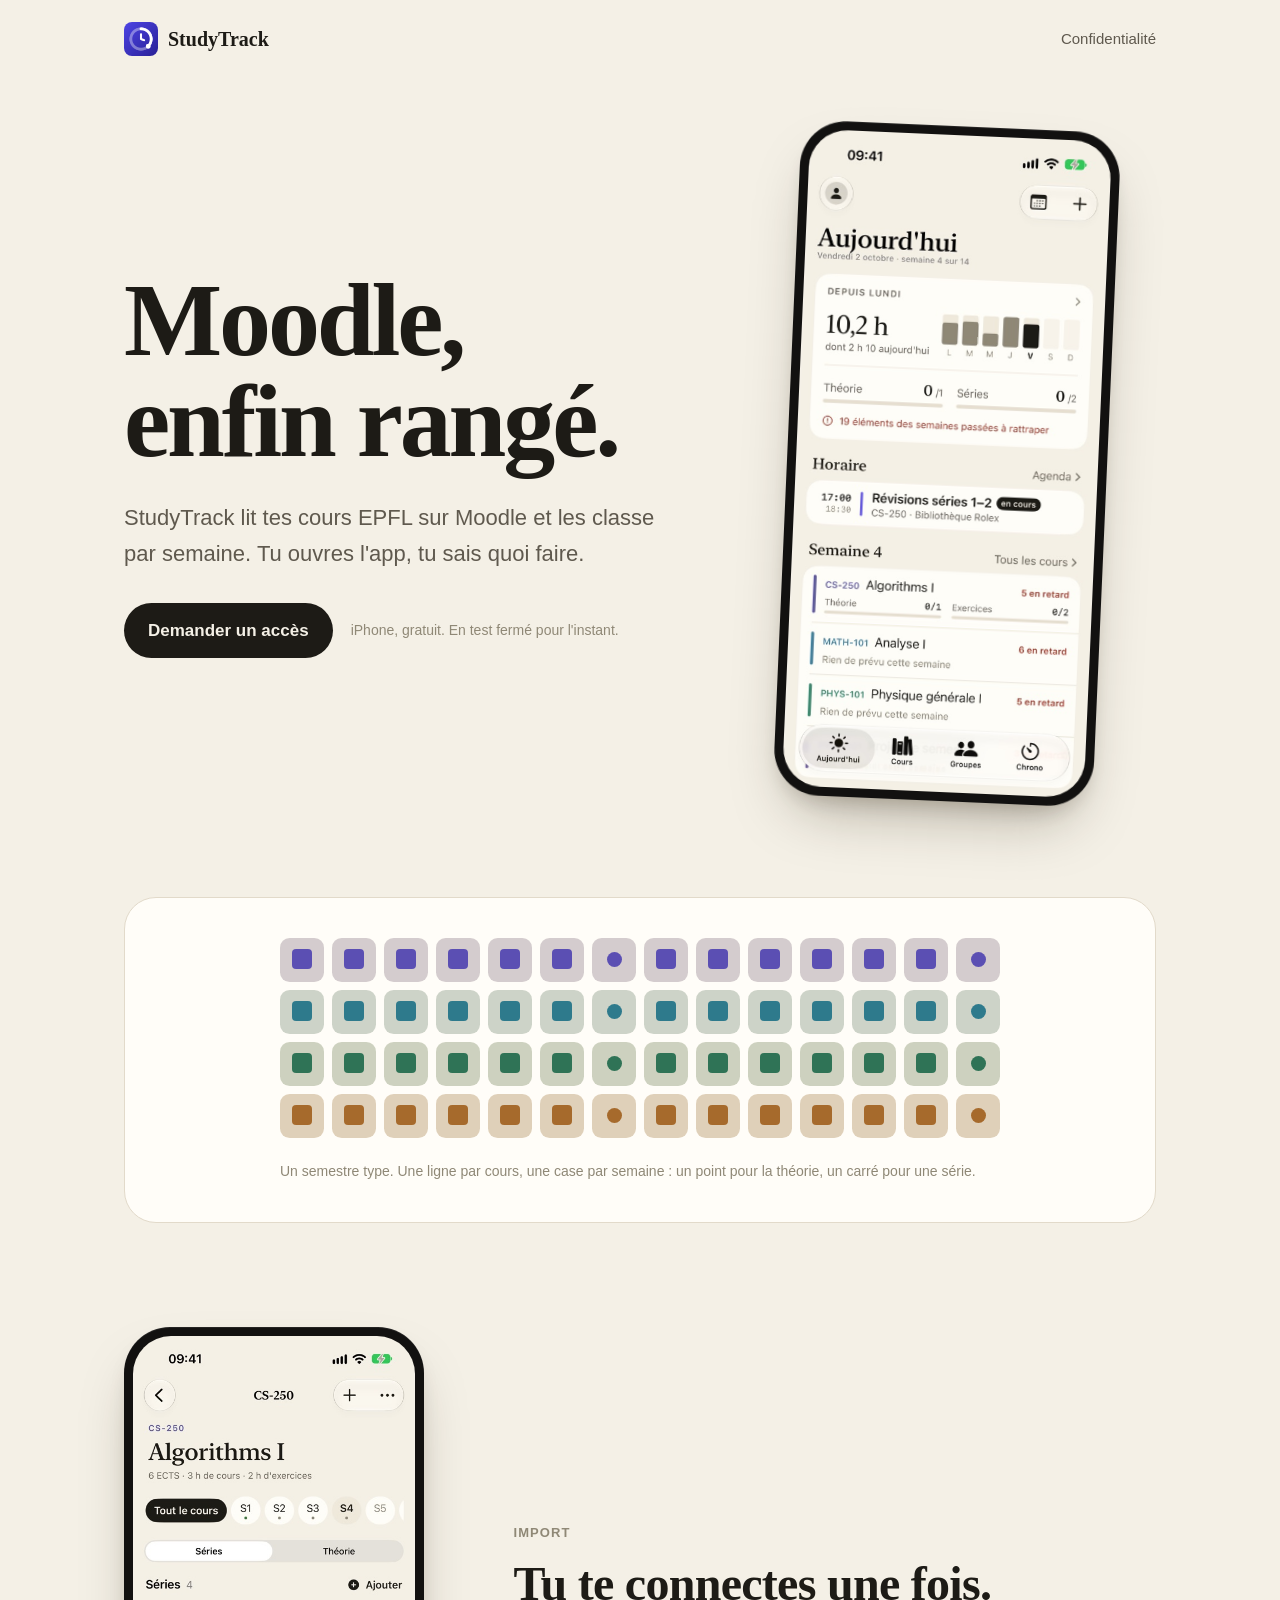
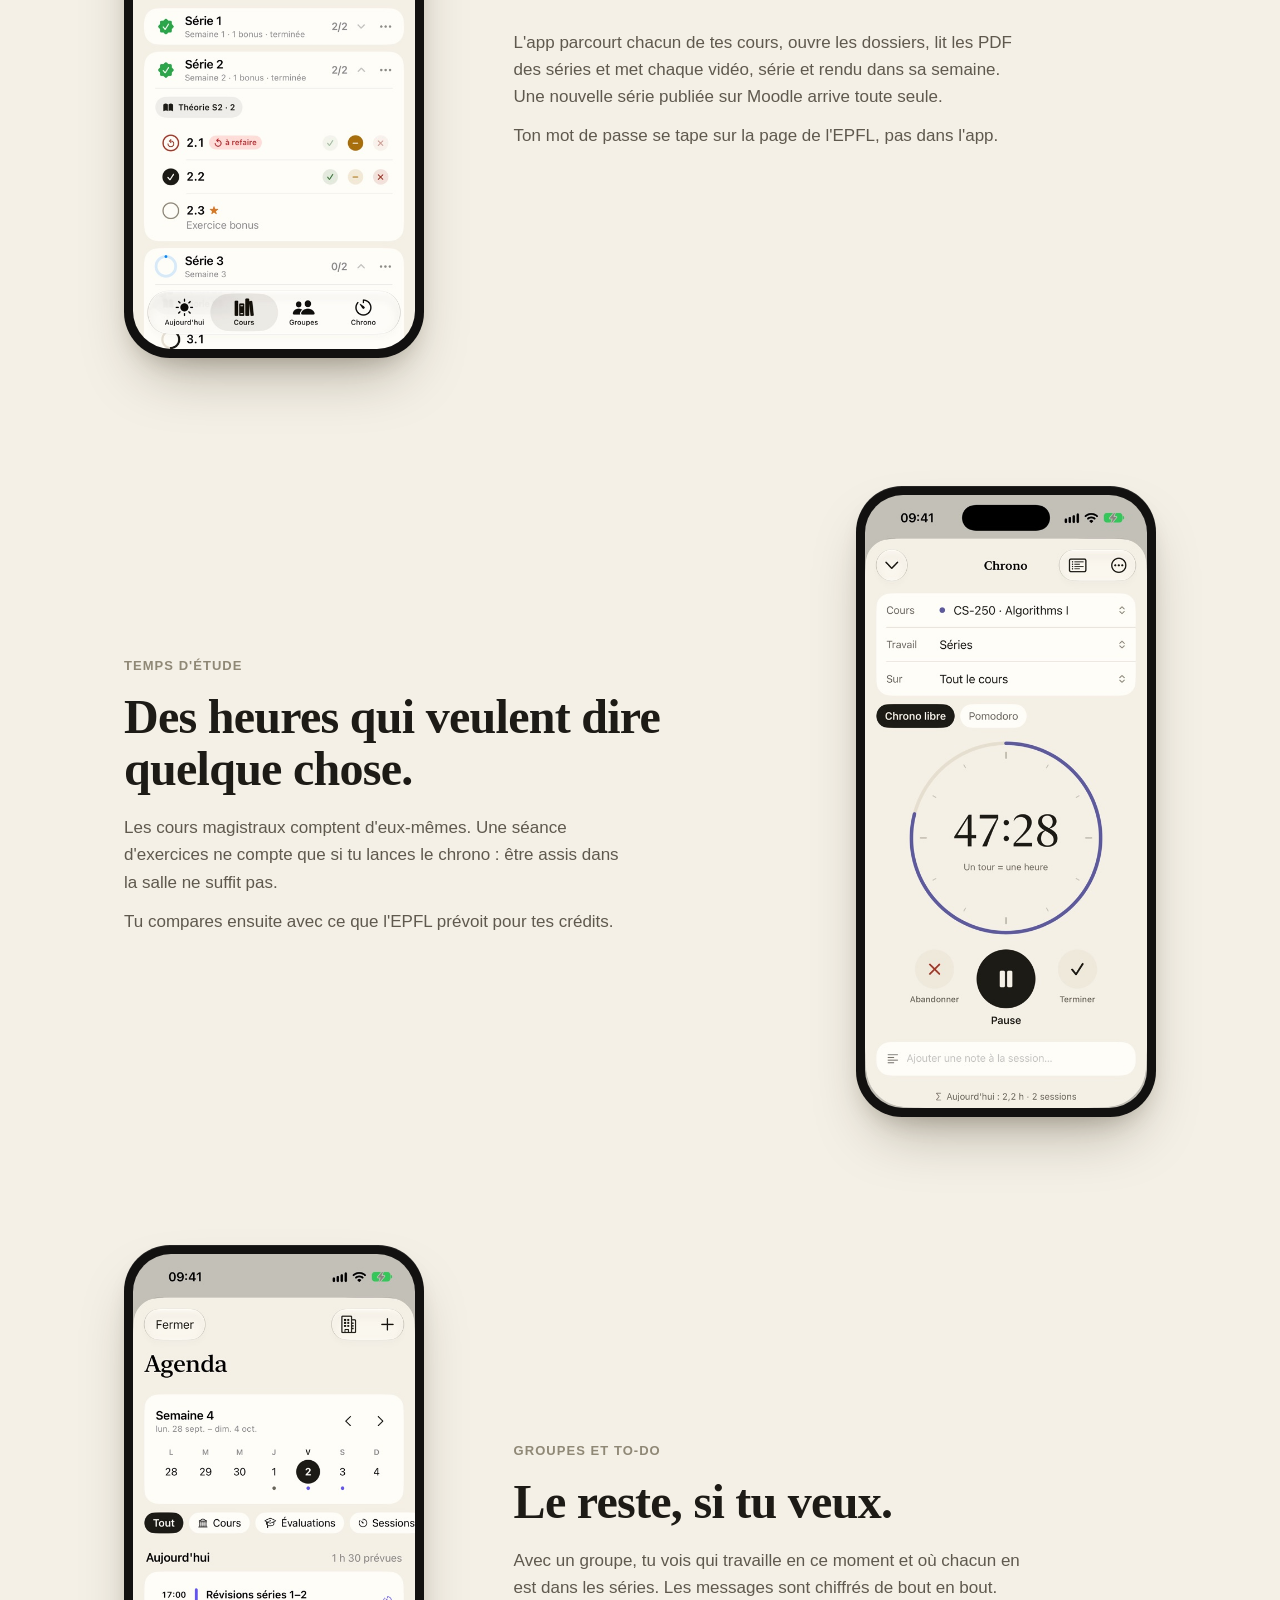
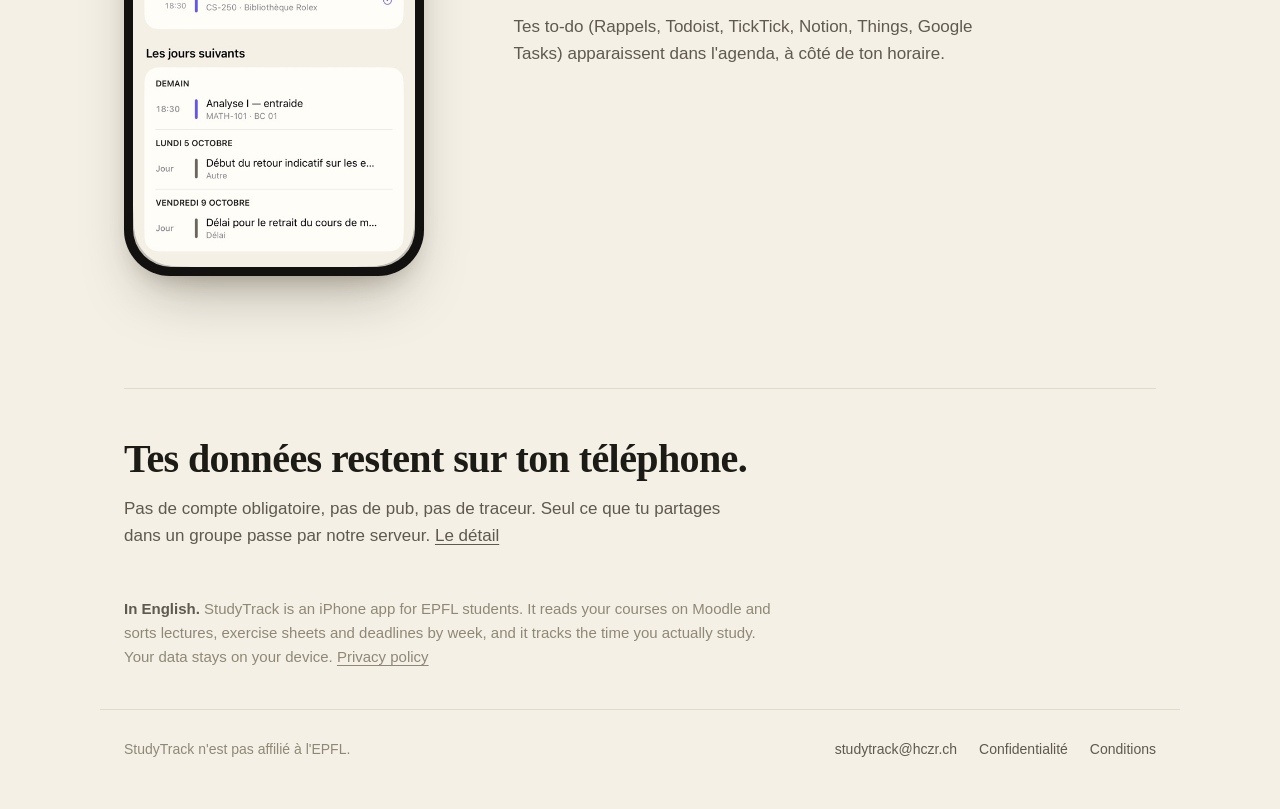
<file: index.html>
<!doctype html>
<html lang="fr">
<head>
<meta charset="utf-8">
<meta name="viewport" content="width=device-width, initial-scale=1">
<title>StudyTrack</title>
<meta name="description" content="Une app iPhone pour les étudiant·es de l'EPFL : elle lit tes cours sur Moodle et range ton semestre semaine par semaine.">
<link rel="icon" href="icon.png">
<link rel="apple-touch-icon" href="icon.png">
<link rel="stylesheet" href="style.css">
</head>
<body class="home">
<header class="bar">
  <a class="brand" href="/"><img src="icon.png" alt="">StudyTrack</a>
  <nav><a href="privacy.html">Confidentialité</a></nav>
</header>

<main>
  <section class="hero">
    <div class="hero-text">
      <h1>Moodle,<br>enfin rangé.</h1>
      <p class="lede">StudyTrack lit tes cours EPFL sur Moodle et les classe par semaine. Tu ouvres l'app, tu sais quoi faire.</p>
      <div class="cta">
        <a class="button" href="mailto:studytrack@hczr.ch?subject=Tester%20StudyTrack">Demander un accès</a>
        <span class="note">iPhone, gratuit. En test fermé pour l'instant.</span>
      </div>
    </div>
    <figure class="phone hero-phone"><img src="img/today.jpg" alt="L'écran Aujourd'hui : les heures de la semaine, l'horaire, les cours de la semaine 4." width="550" height="1196"></figure>
  </section>

  <section class="band">
    <div class="semester" id="semester" aria-hidden="true"></div>
    <p class="band-caption">Un semestre type. Une ligne par cours, une case par semaine : un point pour la théorie, un carré pour une série.</p>
  </section>

  <section class="feature">
    <figure class="phone"><img src="img/course.jpg" alt="Le cours Algorithms I : les séries, exercice par exercice." width="550" height="1196" loading="lazy"></figure>
    <div>
      <p class="kicker">Import</p>
      <h2>Tu te connectes une fois.</h2>
      <p>L'app parcourt chacun de tes cours, ouvre les dossiers, lit les PDF des séries et met chaque vidéo, série et rendu dans sa semaine. Une nouvelle série publiée sur Moodle arrive toute seule.</p>
      <p>Ton mot de passe se tape sur la page de l'EPFL, pas dans l'app.</p>
    </div>
  </section>

  <section class="feature flip">
    <figure class="phone"><img src="img/timer.jpg" alt="Le chrono, sur les séries de CS-250." width="550" height="1196" loading="lazy"></figure>
    <div>
      <p class="kicker">Temps d'étude</p>
      <h2>Des heures qui veulent dire quelque chose.</h2>
      <p>Les cours magistraux comptent d'eux-mêmes. Une séance d'exercices ne compte que si tu lances le chrono : être assis dans la salle ne suffit pas.</p>
      <p>Tu compares ensuite avec ce que l'EPFL prévoit pour tes crédits.</p>
    </div>
  </section>

  <section class="feature">
    <figure class="phone"><img src="img/agenda.jpg" alt="L'agenda de la semaine 4 : horaire, sessions et délais." width="550" height="1196" loading="lazy"></figure>
    <div>
      <p class="kicker">Groupes et to-do</p>
      <h2>Le reste, si tu veux.</h2>
      <p>Avec un groupe, tu vois qui travaille en ce moment et où chacun en est dans les séries. Les messages sont chiffrés de bout en bout.</p>
      <p>Tes to-do (Rappels, Todoist, TickTick, Notion, Things, Google Tasks) apparaissent dans l'agenda, à côté de ton horaire.</p>
    </div>
  </section>

  <section class="privacy-note">
    <h2>Tes données restent sur ton téléphone.</h2>
    <p>Pas de compte obligatoire, pas de pub, pas de traceur. Seul ce que tu partages dans un groupe passe par notre serveur. <a href="privacy.html">Le détail</a></p>
  </section>

  <section class="english" lang="en">
    <p><strong>In English.</strong> StudyTrack is an iPhone app for EPFL students. It reads your courses on Moodle and sorts lectures, exercise sheets and deadlines by week, and it tracks the time you actually study. Your data stays on your device. <a href="privacy.html#en">Privacy policy</a></p>
  </section>
</main>

<footer class="foot">
  <span>StudyTrack n'est pas affilié à l'EPFL.</span>
  <a href="mailto:studytrack@hczr.ch">studytrack@hczr.ch</a>
  <a href="privacy.html">Confidentialité</a>
  <a href="terms.html">Conditions</a>
</footer>

<script>
  // La grille du semestre : elle se remplit en vague, comme pendant l'import.
  const colors = ["#5B4FB3", "#2E7A8C", "#2F7356", "#A66A2C"];
  const grid = document.getElementById("semester");
  for (let row = 0; row < 4; row++) {
    for (let week = 0; week < 14; week++) {
      const cell = document.createElement("span");
      cell.style.setProperty("--c", colors[row]);
      cell.style.setProperty("--d", (0.3 + week * 0.07 + row * 0.12).toFixed(2) + "s");
      cell.className = (week === 6 || week === 13) ? "t" : "s";
      grid.appendChild(cell);
    }
  }
</script>
</body>
</html>
</file>
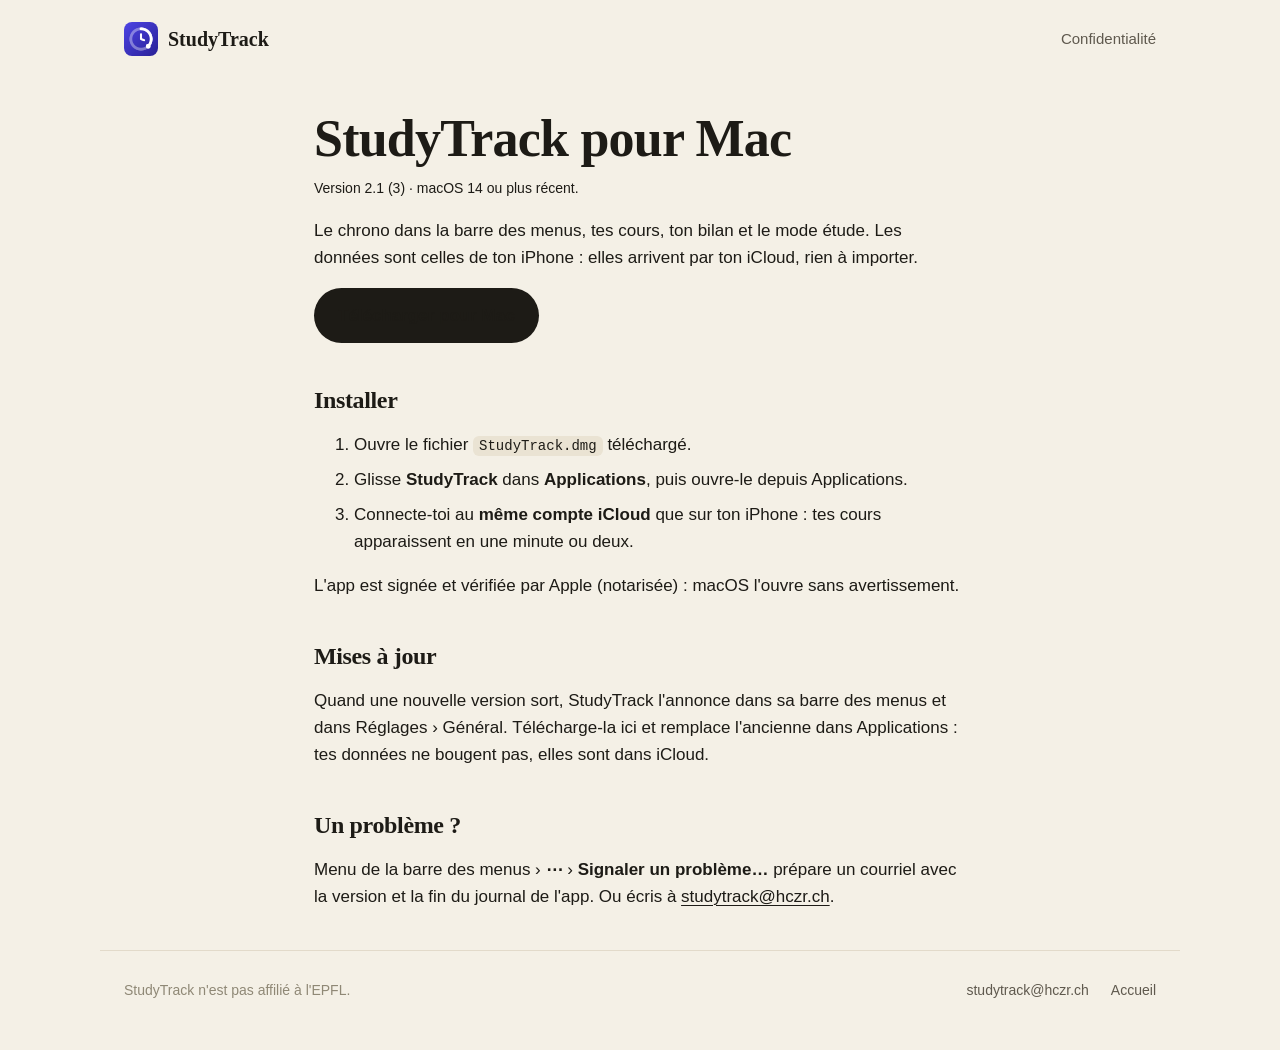
<file: mac.html>
<!doctype html>
<html lang="fr">
<head>
<meta charset="utf-8">
<meta name="viewport" content="width=device-width, initial-scale=1">
<title>StudyTrack pour Mac</title>
<meta name="description" content="StudyTrack sur Mac : le chrono dans la barre des menus, tes cours et le mode étude, synchronisés avec ton iPhone par iCloud.">
<link rel="icon" href="icon.png">
<link rel="stylesheet" href="style.css">
</head>
<body>
<header class="bar">
  <a class="brand" href="/"><img src="icon.png" alt="">StudyTrack</a>
  <nav><a href="privacy.html">Confidentialité</a></nav>
</header>
<main class="doc">

  <h1>StudyTrack pour Mac</h1>
  <p class="muted" id="version">macOS 14 ou plus récent.</p>

  <p>Le chrono dans la barre des menus, tes cours, ton bilan et le mode étude. Les données sont celles de ton iPhone : elles arrivent par ton iCloud, rien à importer.</p>

  <p><a class="button" id="download" href="https://github.com/hchzr/studytrack-site/releases/latest">Télécharger pour Mac</a></p>

  <h2>Installer</h2>
  <ol>
    <li>Ouvre le fichier <code>StudyTrack.dmg</code> téléchargé.</li>
    <li>Glisse <strong>StudyTrack</strong> dans <strong>Applications</strong>, puis ouvre-le depuis Applications.</li>
    <li>Connecte-toi au <strong>même compte iCloud</strong> que sur ton iPhone : tes cours apparaissent en une minute ou deux.</li>
  </ol>
  <p>L'app est signée et vérifiée par Apple (notarisée) : macOS l'ouvre sans avertissement.</p>

  <h2>Mises à jour</h2>
  <p>Quand une nouvelle version sort, StudyTrack l'annonce dans sa barre des menus et dans Réglages › Général. Télécharge-la ici et remplace l'ancienne dans Applications : tes données ne bougent pas, elles sont dans iCloud.</p>

  <h2>Un problème ?</h2>
  <p>Menu de la barre des menus › <strong>⋯</strong> › <strong>Signaler un problème…</strong> prépare un courriel avec la version et la fin du journal de l'app. Ou écris à <a href="mailto:studytrack@hczr.ch">studytrack@hczr.ch</a>.</p>

</main>
<footer class="foot">
  <span>StudyTrack n'est pas affilié à l'EPFL.</span>
  <a href="mailto:studytrack@hczr.ch">studytrack@hczr.ch</a>
  <a href="/">Accueil</a>
</footer>
<script>
  // Le bouton et la version suivent `mac/latest.json`, le même flux que l'app.
  fetch("mac/latest.json", { cache: "no-store" })
    .then(function (r) { return r.ok ? r.json() : null; })
    .then(function (feed) {
      if (!feed || !feed.url) return;
      document.getElementById("download").href = feed.url;
      document.getElementById("version").textContent = "Version " + feed.version + " (" + feed.build + ") · macOS 14 ou plus récent.";
    })
    .catch(function () {});
</script>
</body>
</html>
</file>
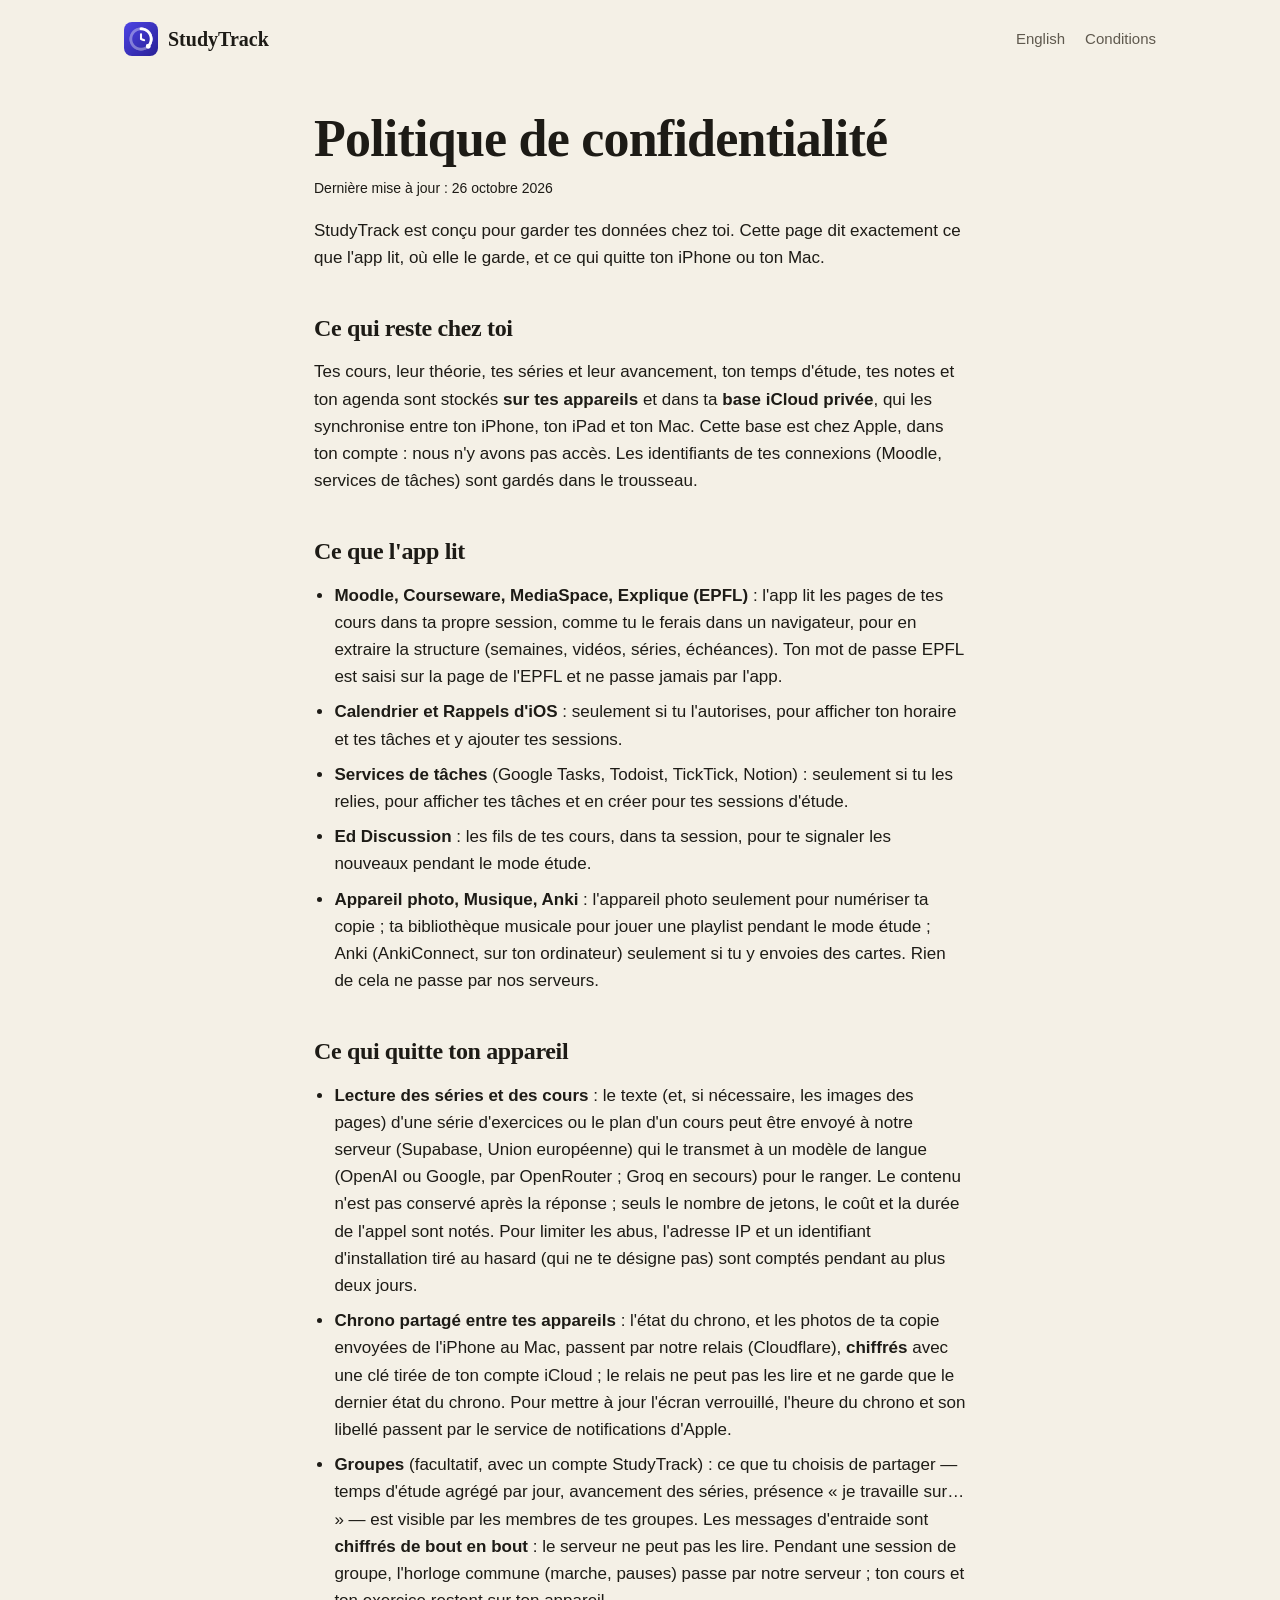
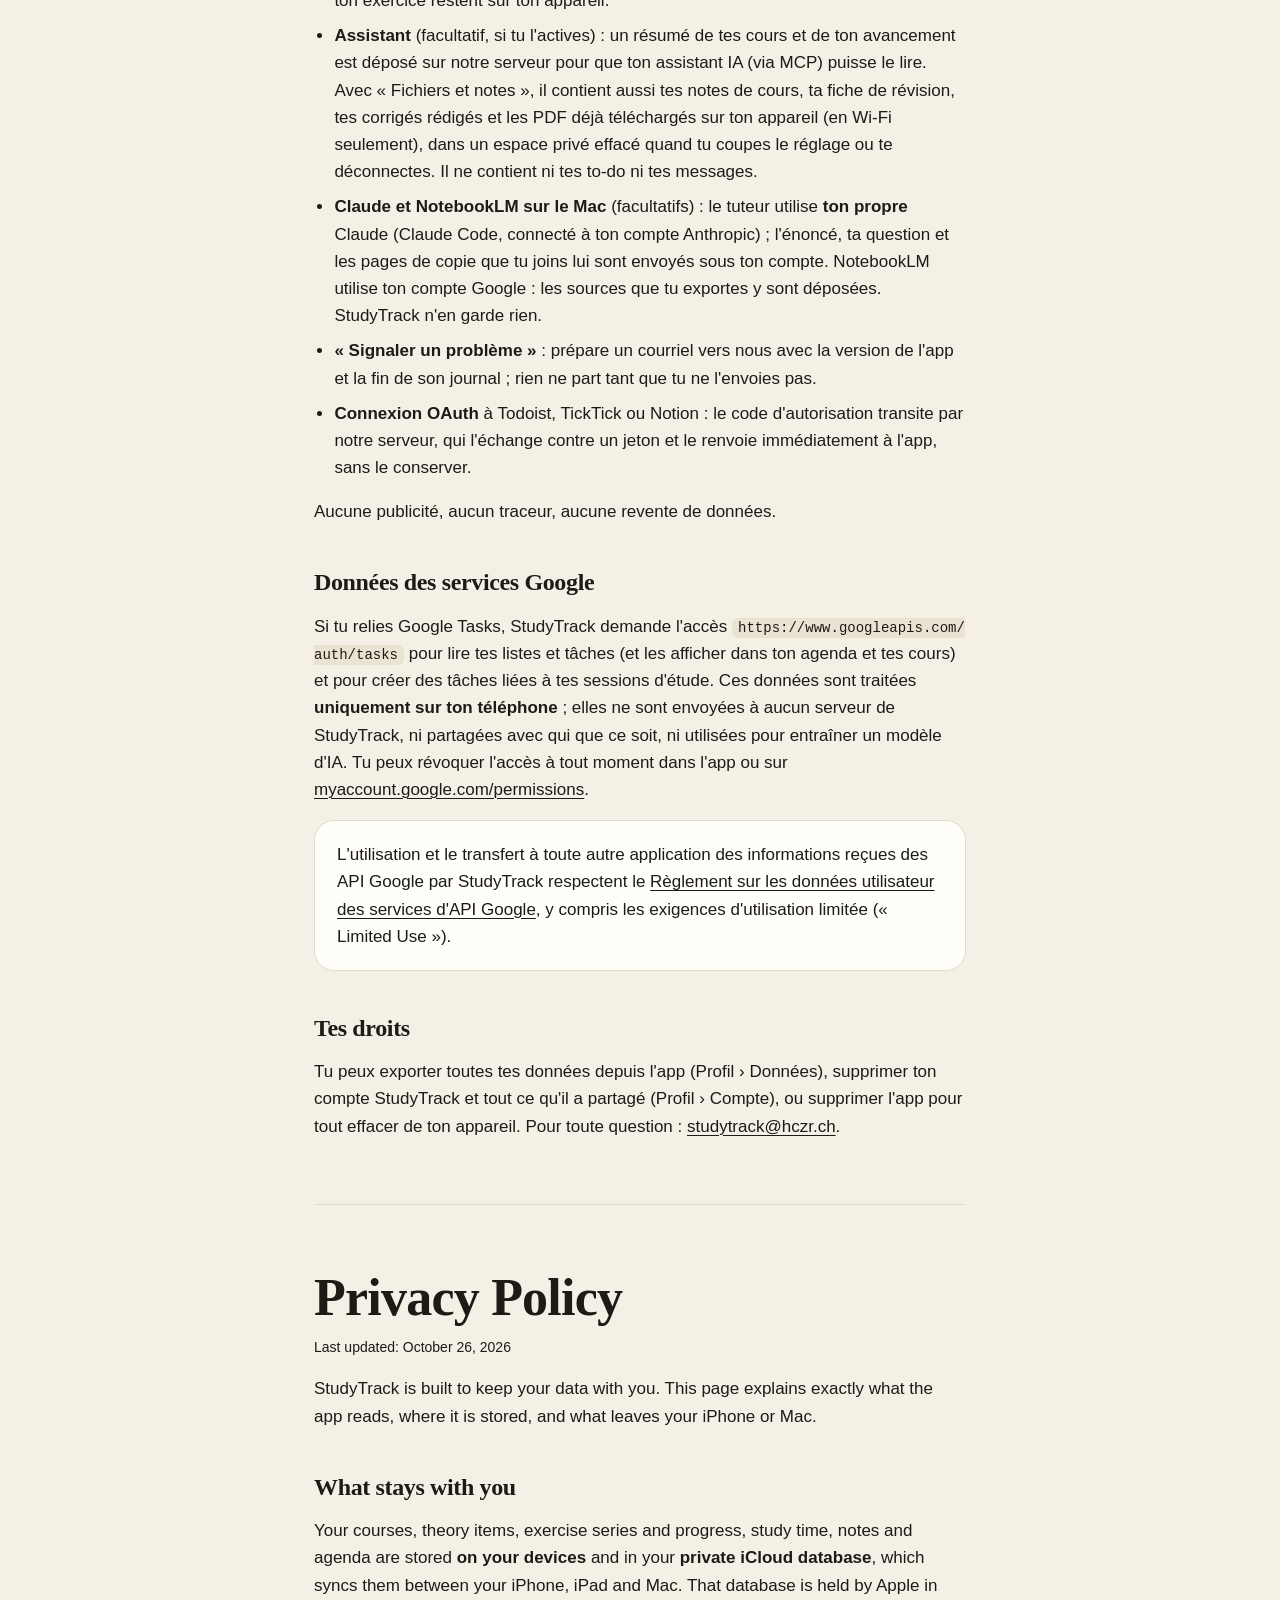
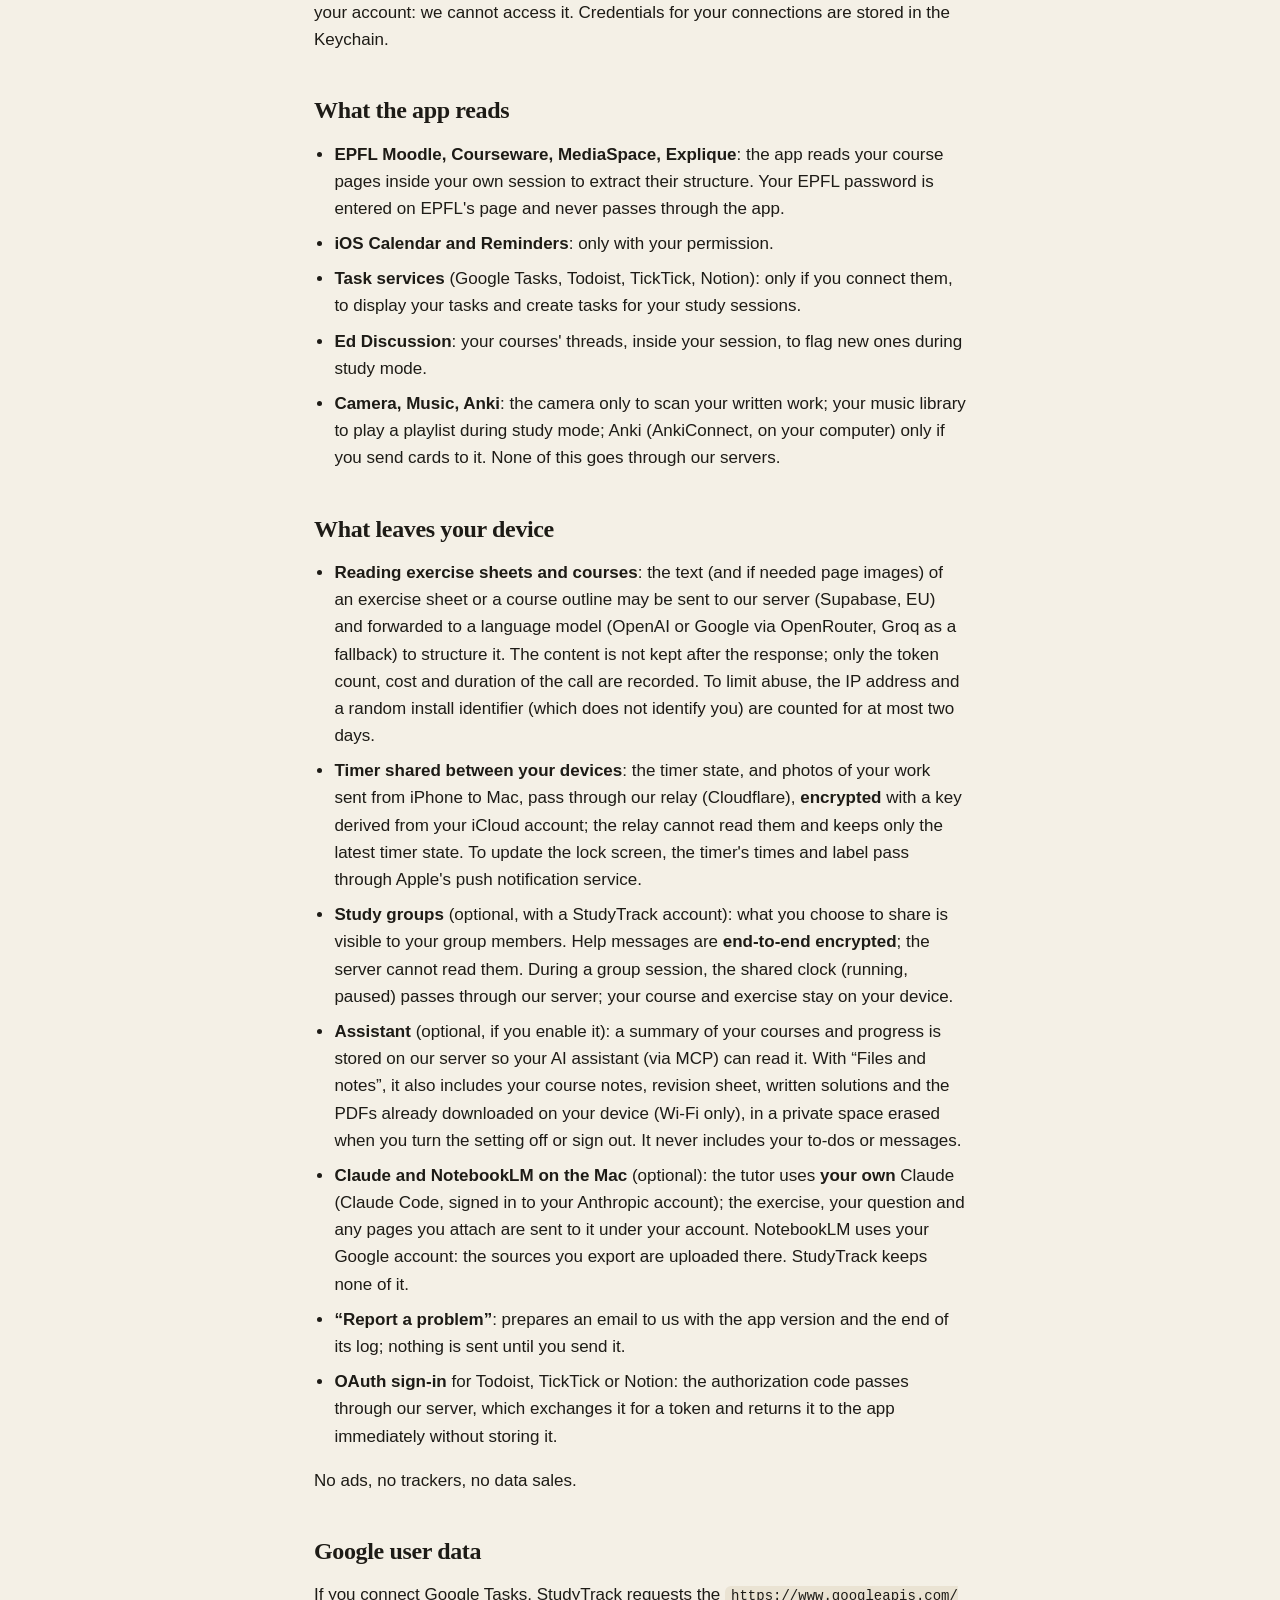
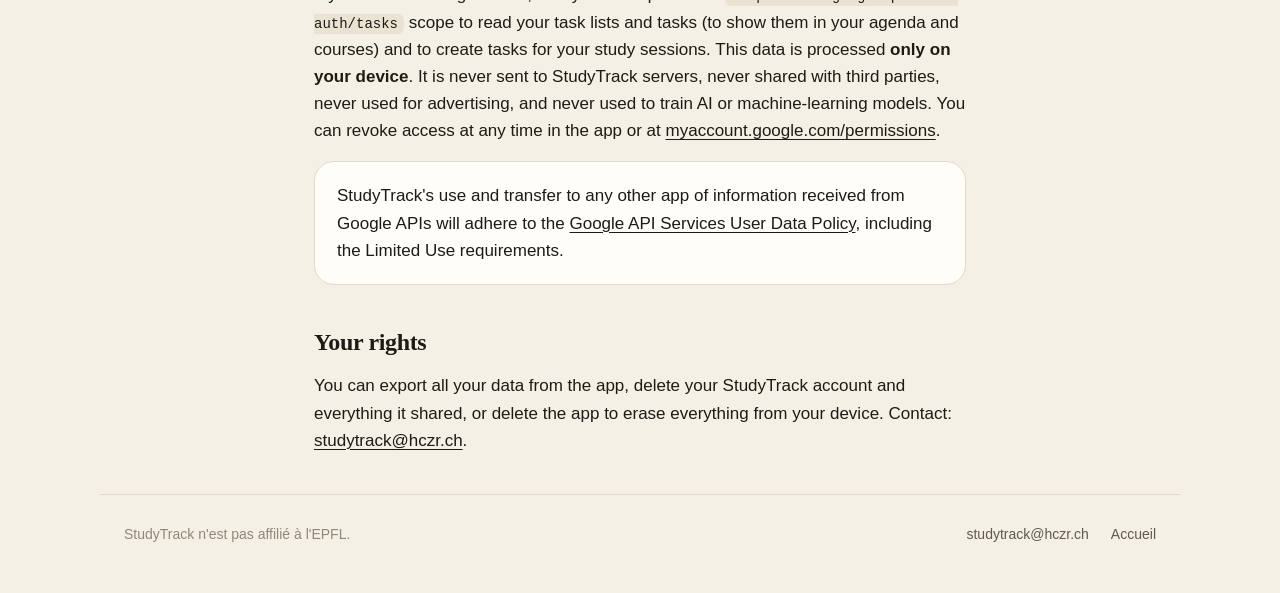
<file: privacy.html>
<!doctype html>
<html lang="fr">
<head>
<meta charset="utf-8">
<meta name="viewport" content="width=device-width, initial-scale=1">
<title>Confidentialité — StudyTrack</title>
<link rel="icon" href="icon.png">
<link rel="stylesheet" href="style.css">
</head>
<body>
<header class="bar">
  <a class="brand" href="/"><img src="icon.png" alt="">StudyTrack</a>
  <nav><a href="#en">English</a><a href="terms.html">Conditions</a></nav>
</header>
<main class="doc">

  <h1>Politique de confidentialité</h1>
  <p class="muted">Dernière mise à jour : 26 octobre 2026</p>

  <p>StudyTrack est conçu pour garder tes données chez toi. Cette page dit exactement ce que l'app lit, où elle le garde, et ce qui quitte ton iPhone ou ton Mac.</p>

  <h2>Ce qui reste chez toi</h2>
  <p>Tes cours, leur théorie, tes séries et leur avancement, ton temps d'étude, tes notes et ton agenda sont stockés <strong>sur tes appareils</strong> et dans ta <strong>base iCloud privée</strong>, qui les synchronise entre ton iPhone, ton iPad et ton Mac. Cette base est chez Apple, dans ton compte : nous n'y avons pas accès. Les identifiants de tes connexions (Moodle, services de tâches) sont gardés dans le trousseau.</p>

  <h2>Ce que l'app lit</h2>
  <ul>
    <li><strong>Moodle, Courseware, MediaSpace, Explique (EPFL)</strong> : l'app lit les pages de tes cours dans ta propre session, comme tu le ferais dans un navigateur, pour en extraire la structure (semaines, vidéos, séries, échéances). Ton mot de passe EPFL est saisi sur la page de l'EPFL et ne passe jamais par l'app.</li>
    <li><strong>Calendrier et Rappels d'iOS</strong> : seulement si tu l'autorises, pour afficher ton horaire et tes tâches et y ajouter tes sessions.</li>
    <li><strong>Services de tâches</strong> (Google Tasks, Todoist, TickTick, Notion) : seulement si tu les relies, pour afficher tes tâches et en créer pour tes sessions d'étude.</li>
    <li><strong>Ed Discussion</strong> : les fils de tes cours, dans ta session, pour te signaler les nouveaux pendant le mode étude.</li>
    <li><strong>Appareil photo, Musique, Anki</strong> : l'appareil photo seulement pour numériser ta copie ; ta bibliothèque musicale pour jouer une playlist pendant le mode étude ; Anki (AnkiConnect, sur ton ordinateur) seulement si tu y envoies des cartes. Rien de cela ne passe par nos serveurs.</li>
  </ul>

  <h2>Ce qui quitte ton appareil</h2>
  <ul>
    <li><strong>Lecture des séries et des cours</strong> : le texte (et, si nécessaire, les images des pages) d'une série d'exercices ou le plan d'un cours peut être envoyé à notre serveur (Supabase, Union européenne) qui le transmet à un modèle de langue (OpenAI ou Google, par OpenRouter ; Groq en secours) pour le ranger. Le contenu n'est pas conservé après la réponse ; seuls le nombre de jetons, le coût et la durée de l'appel sont notés. Pour limiter les abus, l'adresse IP et un identifiant d'installation tiré au hasard (qui ne te désigne pas) sont comptés pendant au plus deux jours.</li>
    <li><strong>Chrono partagé entre tes appareils</strong> : l'état du chrono, et les photos de ta copie envoyées de l'iPhone au Mac, passent par notre relais (Cloudflare), <strong>chiffrés</strong> avec une clé tirée de ton compte iCloud ; le relais ne peut pas les lire et ne garde que le dernier état du chrono. Pour mettre à jour l'écran verrouillé, l'heure du chrono et son libellé passent par le service de notifications d'Apple.</li>
    <li><strong>Groupes</strong> (facultatif, avec un compte StudyTrack) : ce que tu choisis de partager — temps d'étude agrégé par jour, avancement des séries, présence « je travaille sur… » — est visible par les membres de tes groupes. Les messages d'entraide sont <strong>chiffrés de bout en bout</strong> : le serveur ne peut pas les lire. Pendant une session de groupe, l'horloge commune (marche, pauses) passe par notre serveur ; ton cours et ton exercice restent sur ton appareil.</li>
    <li><strong>Assistant</strong> (facultatif, si tu l'actives) : un résumé de tes cours et de ton avancement est déposé sur notre serveur pour que ton assistant IA (via MCP) puisse le lire. Avec « Fichiers et notes », il contient aussi tes notes de cours, ta fiche de révision, tes corrigés rédigés et les PDF déjà téléchargés sur ton appareil (en Wi-Fi seulement), dans un espace privé effacé quand tu coupes le réglage ou te déconnectes. Il ne contient ni tes to-do ni tes messages.</li>
    <li><strong>Claude et NotebookLM sur le Mac</strong> (facultatifs) : le tuteur utilise <strong>ton propre</strong> Claude (Claude Code, connecté à ton compte Anthropic) ; l'énoncé, ta question et les pages de copie que tu joins lui sont envoyés sous ton compte. NotebookLM utilise ton compte Google : les sources que tu exportes y sont déposées. StudyTrack n'en garde rien.</li>
    <li><strong>« Signaler un problème »</strong> : prépare un courriel vers nous avec la version de l'app et la fin de son journal ; rien ne part tant que tu ne l'envoies pas.</li>
    <li><strong>Connexion OAuth</strong> à Todoist, TickTick ou Notion : le code d'autorisation transite par notre serveur, qui l'échange contre un jeton et le renvoie immédiatement à l'app, sans le conserver.</li>
  </ul>
  <p>Aucune publicité, aucun traceur, aucune revente de données.</p>

  <h2>Données des services Google</h2>
  <p>Si tu relies Google Tasks, StudyTrack demande l'accès <code>https://www.googleapis.com/auth/tasks</code> pour lire tes listes et tâches (et les afficher dans ton agenda et tes cours) et pour créer des tâches liées à tes sessions d'étude. Ces données sont traitées <strong>uniquement sur ton téléphone</strong> ; elles ne sont envoyées à aucun serveur de StudyTrack, ni partagées avec qui que ce soit, ni utilisées pour entraîner un modèle d'IA. Tu peux révoquer l'accès à tout moment dans l'app ou sur <a href="https://myaccount.google.com/permissions">myaccount.google.com/permissions</a>.</p>
  <p class="card">L'utilisation et le transfert à toute autre application des informations reçues des API Google par StudyTrack respectent le <a href="https://developers.google.com/terms/api-services-user-data-policy">Règlement sur les données utilisateur des services d'API Google</a>, y compris les exigences d'utilisation limitée (« Limited Use »).</p>

  <h2>Tes droits</h2>
  <p>Tu peux exporter toutes tes données depuis l'app (Profil › Données), supprimer ton compte StudyTrack et tout ce qu'il a partagé (Profil › Compte), ou supprimer l'app pour tout effacer de ton appareil. Pour toute question : <a href="mailto:studytrack@hczr.ch">studytrack@hczr.ch</a>.</p>

  <hr>

  <section id="en" lang="en">
  <h1>Privacy Policy</h1>
  <p class="muted">Last updated: October 26, 2026</p>

  <p>StudyTrack is built to keep your data with you. This page explains exactly what the app reads, where it is stored, and what leaves your iPhone or Mac.</p>

  <h2>What stays with you</h2>
  <p>Your courses, theory items, exercise series and progress, study time, notes and agenda are stored <strong>on your devices</strong> and in your <strong>private iCloud database</strong>, which syncs them between your iPhone, iPad and Mac. That database is held by Apple in your account: we cannot access it. Credentials for your connections are stored in the Keychain.</p>

  <h2>What the app reads</h2>
  <ul>
    <li><strong>EPFL Moodle, Courseware, MediaSpace, Explique</strong>: the app reads your course pages inside your own session to extract their structure. Your EPFL password is entered on EPFL's page and never passes through the app.</li>
    <li><strong>iOS Calendar and Reminders</strong>: only with your permission.</li>
    <li><strong>Task services</strong> (Google Tasks, Todoist, TickTick, Notion): only if you connect them, to display your tasks and create tasks for your study sessions.</li>
    <li><strong>Ed Discussion</strong>: your courses' threads, inside your session, to flag new ones during study mode.</li>
    <li><strong>Camera, Music, Anki</strong>: the camera only to scan your written work; your music library to play a playlist during study mode; Anki (AnkiConnect, on your computer) only if you send cards to it. None of this goes through our servers.</li>
  </ul>

  <h2>What leaves your device</h2>
  <ul>
    <li><strong>Reading exercise sheets and courses</strong>: the text (and if needed page images) of an exercise sheet or a course outline may be sent to our server (Supabase, EU) and forwarded to a language model (OpenAI or Google via OpenRouter, Groq as a fallback) to structure it. The content is not kept after the response; only the token count, cost and duration of the call are recorded. To limit abuse, the IP address and a random install identifier (which does not identify you) are counted for at most two days.</li>
    <li><strong>Timer shared between your devices</strong>: the timer state, and photos of your work sent from iPhone to Mac, pass through our relay (Cloudflare), <strong>encrypted</strong> with a key derived from your iCloud account; the relay cannot read them and keeps only the latest timer state. To update the lock screen, the timer's times and label pass through Apple's push notification service.</li>
    <li><strong>Study groups</strong> (optional, with a StudyTrack account): what you choose to share is visible to your group members. Help messages are <strong>end-to-end encrypted</strong>; the server cannot read them. During a group session, the shared clock (running, paused) passes through our server; your course and exercise stay on your device.</li>
    <li><strong>Assistant</strong> (optional, if you enable it): a summary of your courses and progress is stored on our server so your AI assistant (via MCP) can read it. With “Files and notes”, it also includes your course notes, revision sheet, written solutions and the PDFs already downloaded on your device (Wi-Fi only), in a private space erased when you turn the setting off or sign out. It never includes your to-dos or messages.</li>
    <li><strong>Claude and NotebookLM on the Mac</strong> (optional): the tutor uses <strong>your own</strong> Claude (Claude Code, signed in to your Anthropic account); the exercise, your question and any pages you attach are sent to it under your account. NotebookLM uses your Google account: the sources you export are uploaded there. StudyTrack keeps none of it.</li>
    <li><strong>“Report a problem”</strong>: prepares an email to us with the app version and the end of its log; nothing is sent until you send it.</li>
    <li><strong>OAuth sign-in</strong> for Todoist, TickTick or Notion: the authorization code passes through our server, which exchanges it for a token and returns it to the app immediately without storing it.</li>
  </ul>
  <p>No ads, no trackers, no data sales.</p>

  <h2>Google user data</h2>
  <p>If you connect Google Tasks, StudyTrack requests the <code>https://www.googleapis.com/auth/tasks</code> scope to read your task lists and tasks (to show them in your agenda and courses) and to create tasks for your study sessions. This data is processed <strong>only on your device</strong>. It is never sent to StudyTrack servers, never shared with third parties, never used for advertising, and never used to train AI or machine-learning models. You can revoke access at any time in the app or at <a href="https://myaccount.google.com/permissions">myaccount.google.com/permissions</a>.</p>
  <p class="card">StudyTrack's use and transfer to any other app of information received from Google APIs will adhere to the <a href="https://developers.google.com/terms/api-services-user-data-policy">Google API Services User Data Policy</a>, including the Limited Use requirements.</p>

  <h2>Your rights</h2>
  <p>You can export all your data from the app, delete your StudyTrack account and everything it shared, or delete the app to erase everything from your device. Contact: <a href="mailto:studytrack@hczr.ch">studytrack@hczr.ch</a>.</p>
  </section>
</main>
<footer class="foot">
  <span>StudyTrack n'est pas affilié à l'EPFL.</span>
  <a href="mailto:studytrack@hczr.ch">studytrack@hczr.ch</a>
  <a href="/">Accueil</a>
</footer>
</body>
</html>
</file>
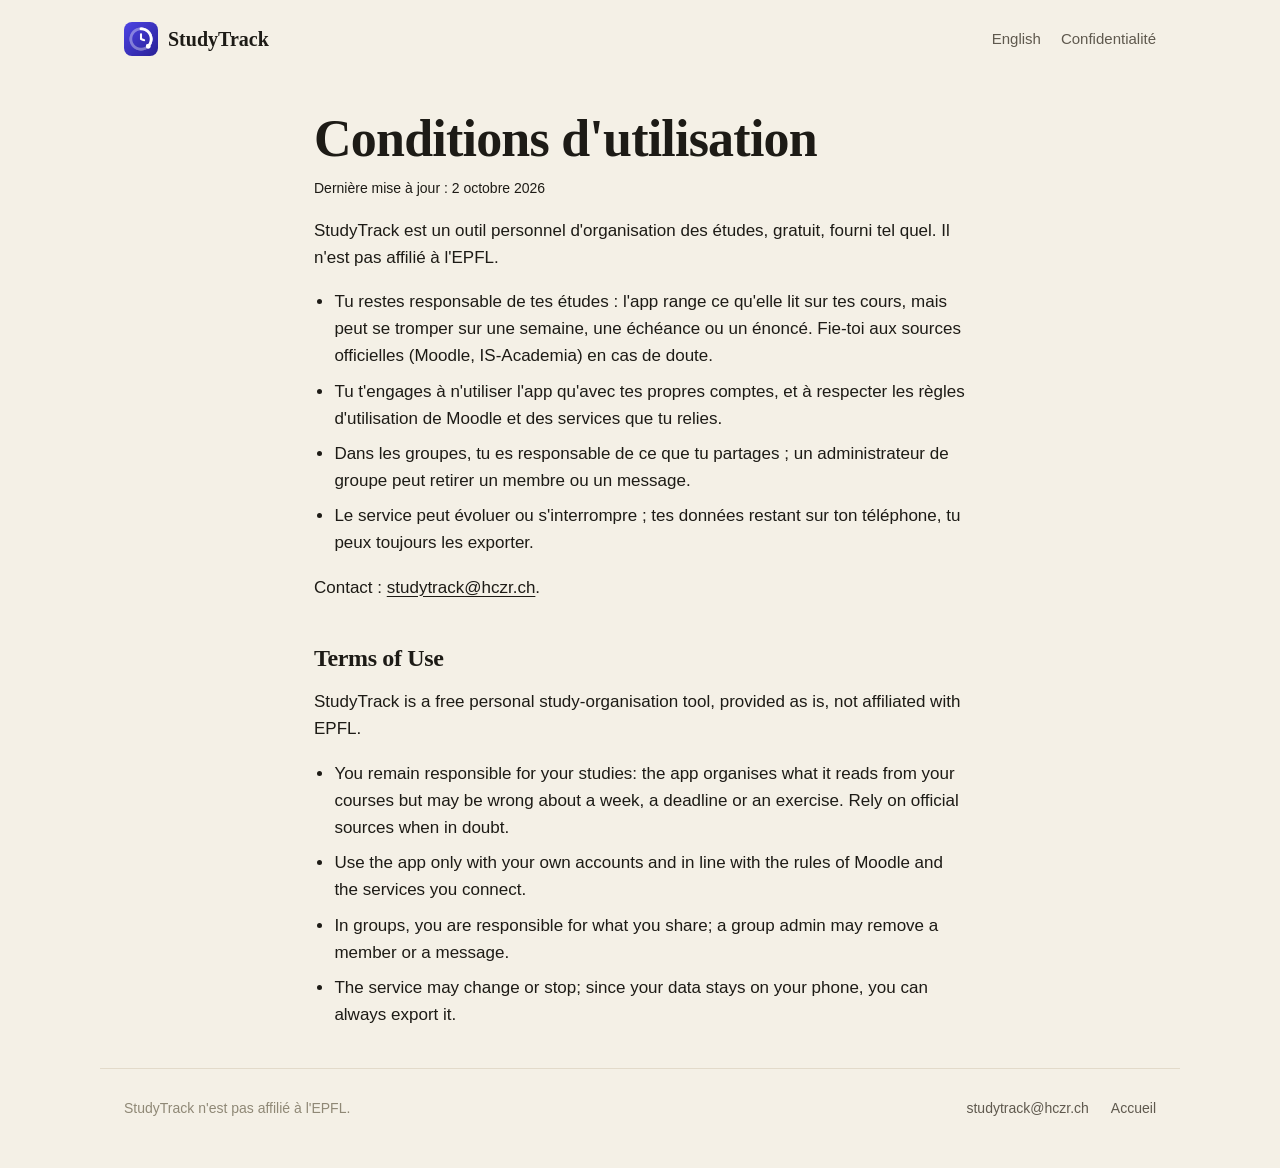
<file: terms.html>
<!doctype html>
<html lang="fr">
<head>
<meta charset="utf-8">
<meta name="viewport" content="width=device-width, initial-scale=1">
<title>Conditions — StudyTrack</title>
<link rel="icon" href="icon.png">
<link rel="stylesheet" href="style.css">
</head>
<body>
<header class="bar">
  <a class="brand" href="/"><img src="icon.png" alt="">StudyTrack</a>
  <nav><a href="#en">English</a><a href="privacy.html">Confidentialité</a></nav>
</header>
<main class="doc">

  <h1>Conditions d'utilisation</h1>
  <p class="muted">Dernière mise à jour : 2 octobre 2026</p>
  <p>StudyTrack est un outil personnel d'organisation des études, gratuit, fourni tel quel. Il n'est pas affilié à l'EPFL.</p>
  <ul>
    <li>Tu restes responsable de tes études : l'app range ce qu'elle lit sur tes cours, mais peut se tromper sur une semaine, une échéance ou un énoncé. Fie-toi aux sources officielles (Moodle, IS-Academia) en cas de doute.</li>
    <li>Tu t'engages à n'utiliser l'app qu'avec tes propres comptes, et à respecter les règles d'utilisation de Moodle et des services que tu relies.</li>
    <li>Dans les groupes, tu es responsable de ce que tu partages ; un administrateur de groupe peut retirer un membre ou un message.</li>
    <li>Le service peut évoluer ou s'interrompre ; tes données restant sur ton téléphone, tu peux toujours les exporter.</li>
  </ul>
  <p>Contact : <a href="mailto:studytrack@hczr.ch">studytrack@hczr.ch</a>.</p>

  <section id="en" lang="en">
  <h2>Terms of Use</h2>
  <p>StudyTrack is a free personal study-organisation tool, provided as is, not affiliated with EPFL.</p>
  <ul>
    <li>You remain responsible for your studies: the app organises what it reads from your courses but may be wrong about a week, a deadline or an exercise. Rely on official sources when in doubt.</li>
    <li>Use the app only with your own accounts and in line with the rules of Moodle and the services you connect.</li>
    <li>In groups, you are responsible for what you share; a group admin may remove a member or a message.</li>
    <li>The service may change or stop; since your data stays on your phone, you can always export it.</li>
  </ul>
  </section>
</main>
<footer class="foot">
  <span>StudyTrack n'est pas affilié à l'EPFL.</span>
  <a href="mailto:studytrack@hczr.ch">studytrack@hczr.ch</a>
  <a href="/">Accueil</a>
</footer>
</body>
</html>
</file>
<file: style.css>
:root {
  --ground: #F4F0E6;
  --sheet: #FFFDF8;
  --raised: #EAE3D3;
  --ink: #1D1B16;
  --ink-2: #5F594E;
  --ink-3: #8F8876;
  --rule: #E2DACA;
  --due: #B4412F;
  --serif: "New York", ui-serif, "Iowan Old Style", "Palatino Linotype", Georgia, serif;
  --sans: -apple-system, BlinkMacSystemFont, "SF Pro Text", "Segoe UI", Roboto, sans-serif;
  color-scheme: light dark;
}
@media (prefers-color-scheme: dark) {
  :root {
    --ground: #14120E;
    --sheet: #1F1C16;
    --raised: #2C281F;
    --ink: #EFE8D8;
    --ink-2: #ABA290;
    --ink-3: #7D7566;
    --rule: #332E25;
    --due: #E07A62;
  }
}

* { box-sizing: border-box; }
html { -webkit-text-size-adjust: 100%; }
body {
  margin: 0;
  background: var(--ground);
  color: var(--ink);
  font: 17px/1.6 var(--sans);
  -webkit-font-smoothing: antialiased;
}
a { color: inherit; text-underline-offset: 3px; text-decoration-thickness: 1px; }
img { display: block; max-width: 100%; height: auto; }
h1, h2, h3 { font-family: var(--serif); font-weight: 600; line-height: 1.1; letter-spacing: -0.015em; margin: 0; }

/* Barre et pied */
.bar, .foot, main { max-width: 1080px; margin: 0 auto; padding-left: 24px; padding-right: 24px; }
.bar { display: flex; align-items: center; justify-content: space-between; padding-top: 22px; padding-bottom: 22px; }
.brand { display: flex; align-items: center; gap: 10px; font-family: var(--serif); font-weight: 600; font-size: 20px; text-decoration: none; }
.brand img { width: 34px; height: 34px; border-radius: 8px; }
.bar nav { display: flex; gap: 20px; font-size: 15px; }
.bar nav a { color: var(--ink-2); text-decoration: none; }
.bar nav a:hover { color: var(--ink); }
.foot { display: flex; flex-wrap: wrap; gap: 8px 22px; padding-top: 28px; padding-bottom: 48px; margin-top: 40px; border-top: 1px solid var(--rule); font-size: 14px; color: var(--ink-3); }
.foot span { margin-right: auto; }
.foot a { color: var(--ink-2); text-decoration: none; }
.foot a:hover { color: var(--ink); }

/* Accueil */
.hero { display: grid; grid-template-columns: 1.15fr 0.85fr; gap: 48px; align-items: center; padding: 48px 0 24px; }
.hero h1 { font-size: clamp(52px, 9vw, 104px); letter-spacing: -0.03em; line-height: 0.98; }
.lede { font-size: clamp(19px, 2.2vw, 22px); color: var(--ink-2); max-width: 26em; margin: 28px 0 32px; }
.cta { display: flex; flex-wrap: wrap; align-items: center; gap: 14px 18px; }
.button { display: inline-block; background: var(--ink); color: var(--ground); padding: 14px 24px; border-radius: 999px; font-weight: 600; text-decoration: none; transition: transform .15s ease; }
.button:hover { transform: translateY(-1px); }
.button:active { transform: scale(.98); }
.note { font-size: 14px; color: var(--ink-3); }

.phone { margin: 0; padding: 9px; border-radius: 46px; background: #121110; box-shadow: 0 1px 0 rgba(255,255,255,.08) inset, 0 30px 60px -20px rgba(40,30,10,.35), 0 12px 24px -12px rgba(40,30,10,.25); max-width: 300px; }
.phone img { border-radius: 38px; }
.hero-phone { justify-self: center; max-width: 320px; transform: rotate(2.5deg); animation: settle 1.1s cubic-bezier(.16,1,.3,1) both; }
@keyframes settle { from { opacity: 0; transform: translateY(40px) rotate(6deg); } }

.band { margin: 72px 0 40px; padding: 40px clamp(20px, 5vw, 56px); background: var(--sheet); border: 1px solid var(--rule); border-radius: 32px; }
.semester { max-width: 720px; margin: 0 auto; display: grid; grid-template-columns: repeat(14, 1fr); gap: clamp(3px, 0.8vw, 8px); }
.semester span { aspect-ratio: 1; border-radius: 22%; background: var(--raised); position: relative; }
.semester span::before { content: ""; position: absolute; inset: 0; border-radius: inherit; background: var(--c); opacity: 0; animation: tint .5s ease forwards; animation-delay: var(--d); }
.semester span::after { content: ""; position: absolute; inset: 27%; border-radius: 20%; background: var(--c); transform: scale(0); animation: pop .55s cubic-bezier(.34,1.56,.64,1) forwards; animation-delay: var(--d); }
.semester span.t::after { inset: 33%; border-radius: 50%; }
@keyframes tint { to { opacity: .15; } }
@keyframes pop { to { transform: scale(1); } }
.band-caption { max-width: 720px; margin: 22px auto 0; font-size: 14px; color: var(--ink-3); }

.feature { display: grid; grid-template-columns: 300px 1fr; gap: clamp(32px, 7vw, 96px); align-items: center; padding: 64px 0; }
.feature.flip { grid-template-columns: 1fr 300px; }
.feature.flip .phone { order: 2; }
.feature h2 { font-size: clamp(32px, 4.4vw, 48px); margin-bottom: 18px; }
.feature p { max-width: 30em; color: var(--ink-2); margin: 0 0 12px; }
.kicker { font-size: 13px; font-weight: 600; letter-spacing: .08em; text-transform: uppercase; color: var(--ink-3) !important; margin-bottom: 14px !important; }

.privacy-note { margin: 48px 0 0; padding: 48px 0 8px; border-top: 1px solid var(--rule); }
.privacy-note h2 { font-size: clamp(28px, 3.6vw, 40px); margin-bottom: 14px; }
.privacy-note p { color: var(--ink-2); max-width: 36em; margin: 0; }
.english { margin-top: 40px; font-size: 15px; color: var(--ink-3); max-width: 44em; }
.english strong { color: var(--ink-2); }

@media (max-width: 760px) {
  .hero { grid-template-columns: 1fr; gap: 40px; padding-top: 24px; }
  .hero-phone { max-width: 260px; }
  .band { margin-top: 48px; border-radius: 24px; padding: 24px 18px; }
  .feature, .feature.flip { grid-template-columns: 1fr; padding: 40px 0; gap: 28px; }
  .feature .phone, .feature.flip .phone { order: 2; max-width: 250px; justify-self: center; }
}
@media (prefers-reduced-motion: reduce) {
  .hero-phone { animation: none; }
  .semester span::before { animation: none; opacity: .15; }
  .semester span::after { animation: none; transform: none; }
}

/* Pages de texte (confidentialité, conditions) */
.doc { max-width: 700px; padding-top: 32px; }
.doc h1 { font-size: clamp(36px, 6vw, 52px); margin-bottom: 10px; }
.doc h2 { font-size: 24px; margin: 44px 0 10px; }
.doc p, .doc li { color: var(--ink); }
.doc ul { padding-left: 1.2em; }
.doc li { margin-bottom: 8px; }
.doc code { font-size: 14px; background: var(--raised); padding: 2px 6px; border-radius: 6px; word-break: break-all; }
.doc a { color: var(--ink); }
.muted { color: var(--ink-3); font-size: 14px; margin-top: 0; }
.card { background: var(--sheet); border: 1px solid var(--rule); border-radius: 20px; padding: 20px 22px; }
.doc hr { border: none; border-top: 1px solid var(--rule); margin: 64px 0; }
</file>
